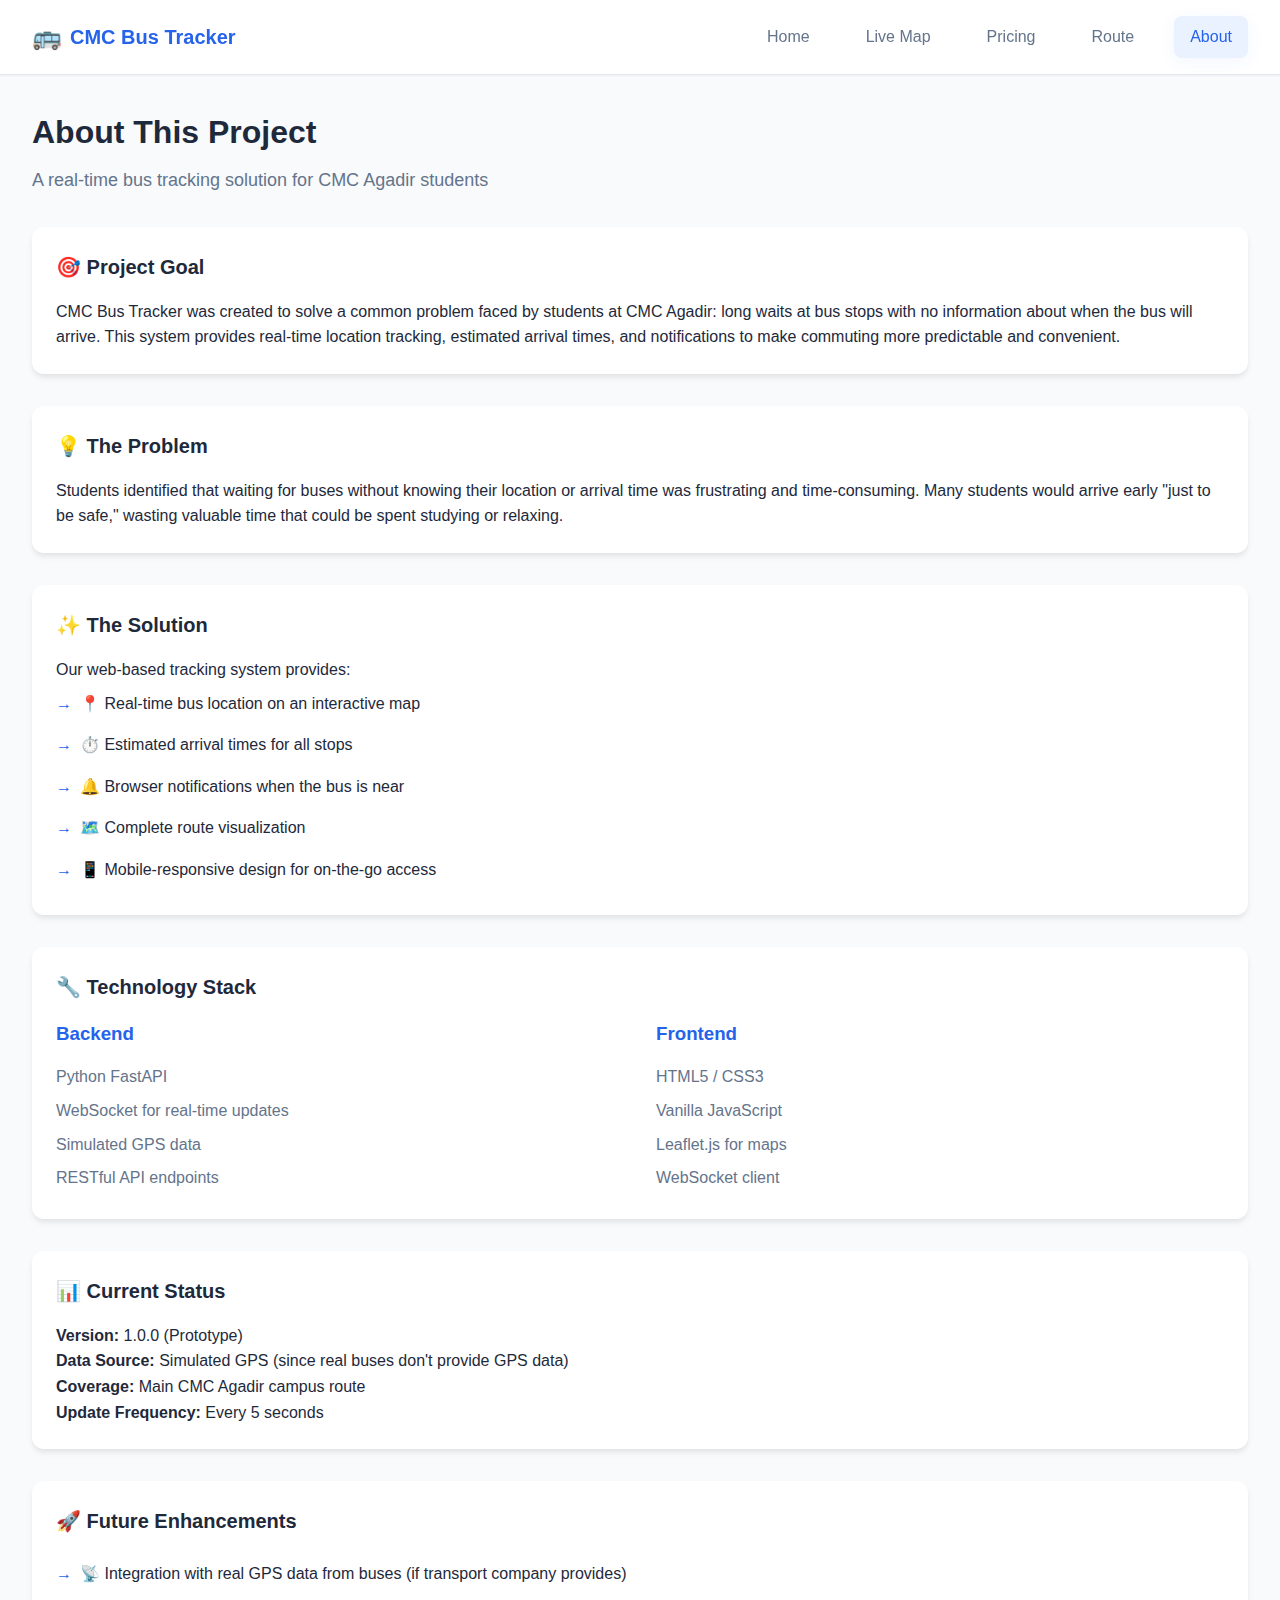
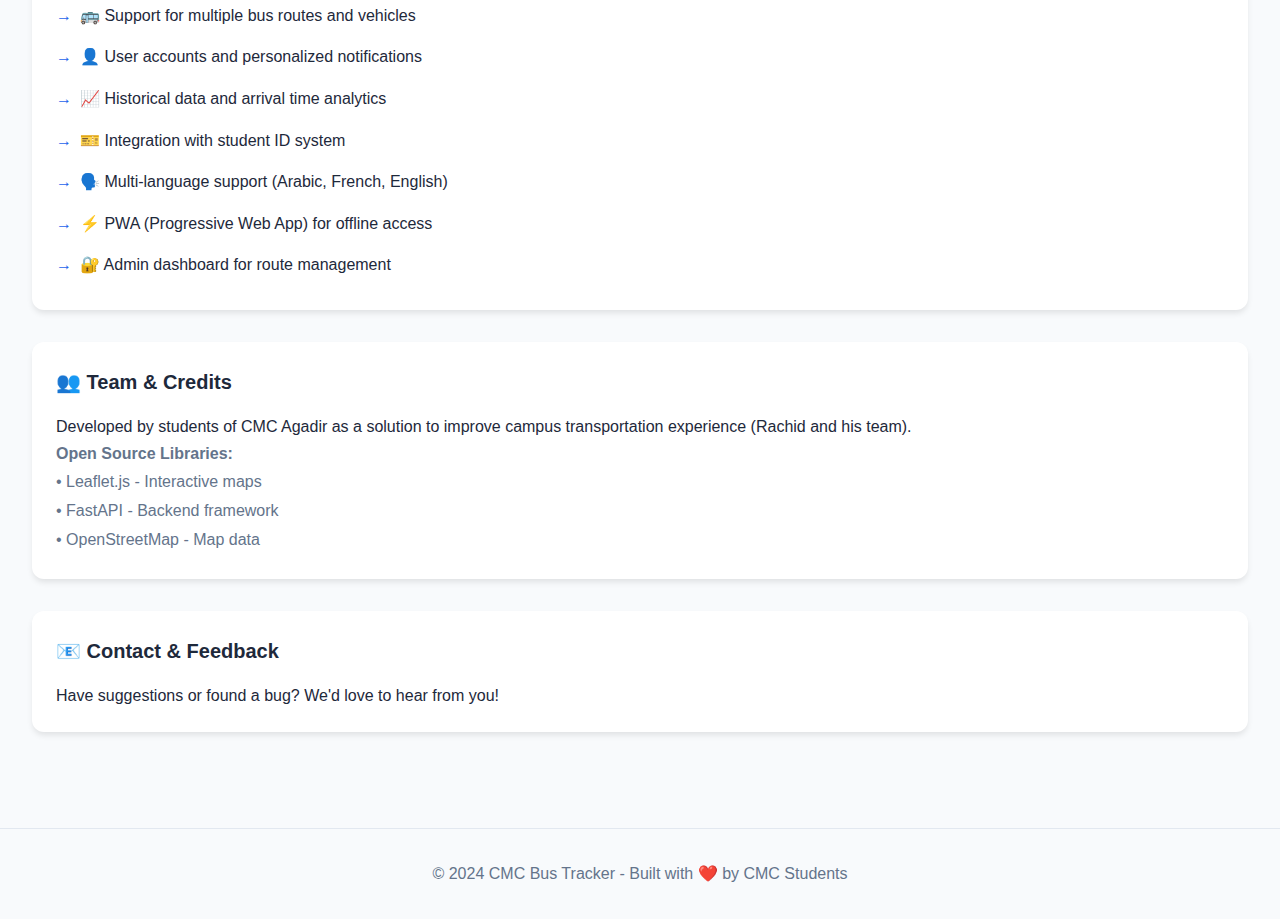
<file: frontend/about.html>
<!DOCTYPE html>
<html lang="en">
<head>
    <meta charset="UTF-8">
    <meta name="viewport" content="width=device-width, initial-scale=1.0">
    <title>About - CMC Bus Tracker</title>
    <link rel="stylesheet" href="style.css">
</head>
<body>
    <nav class="navbar">
        <div class="nav-container">
            <div class="nav-logo">
                <span class="bus-emoji">🚌</span>
                <span>CMC Bus Tracker</span>
            </div>
            <div class="nav-links">
                <a href="landing.html" class="nav-link">Home</a>
                <a href="index.html" class="nav-link">Live Map</a>
                <a href="pricing.html" class="nav-link">Pricing</a>
                <a href="route.html" class="nav-link">Route</a>
                <a href="about.html" class="nav-link active">About</a>
            </div>
        </div>
    </nav>

    <div class="container">
        <div class="page-header">
            <h1>About This Project</h1>
            <p class="page-subtitle">A real-time bus tracking solution for CMC Agadir students</p>
        </div>

        <div class="about-content">
            <div class="card">
                <h2 class="card-title">🎯 Project Goal</h2>
                <p>CMC Bus Tracker was created to solve a common problem faced by students at CMC Agadir: long waits at bus stops with no information about when the bus will arrive. This system provides real-time location tracking, estimated arrival times, and notifications to make commuting more predictable and convenient.</p>
            </div>

            <div class="card">
                <h2 class="card-title">💡 The Problem</h2>
                <p>Students identified that waiting for buses without knowing their location or arrival time was frustrating and time-consuming. Many students would arrive early "just to be safe," wasting valuable time that could be spent studying or relaxing.</p>
            </div>

            <div class="card">
                <h2 class="card-title">✨ The Solution</h2>
                <p>Our web-based tracking system provides:</p>
                <ul class="feature-list">
                    <li>📍 Real-time bus location on an interactive map</li>
                    <li>⏱️ Estimated arrival times for all stops</li>
                    <li>🔔 Browser notifications when the bus is near</li>
                    <li>🗺️ Complete route visualization</li>
                    <li>📱 Mobile-responsive design for on-the-go access</li>
                </ul>
            </div>

            <div class="card">
                <h2 class="card-title">🔧 Technology Stack</h2>
                <div class="tech-grid">
                    <div class="tech-item">
                        <h3>Backend</h3>
                        <ul>
                            <li>Python FastAPI</li>
                            <li>WebSocket for real-time updates</li>
                            <li>Simulated GPS data</li>
                            <li>RESTful API endpoints</li>
                        </ul>
                    </div>
                    <div class="tech-item">
                        <h3>Frontend</h3>
                        <ul>
                            <li>HTML5 / CSS3</li>
                            <li>Vanilla JavaScript</li>
                            <li>Leaflet.js for maps</li>
                            <li>WebSocket client</li>
                        </ul>
                    </div>
                </div>
            </div>

            <div class="card">
                <h2 class="card-title">📊 Current Status</h2>
                <p><strong>Version:</strong> 1.0.0 (Prototype)</p>
                <p><strong>Data Source:</strong> Simulated GPS (since real buses don't provide GPS data)</p>
                <p><strong>Coverage:</strong> Main CMC Agadir campus route</p>
                <p><strong>Update Frequency:</strong> Every 5 seconds</p>
            </div>

            <div class="card">
                <h2 class="card-title">🚀 Future Enhancements</h2>
                <ul class="feature-list">
                    <li>📡 Integration with real GPS data from buses (if transport company provides)</li>
                    <li>🚌 Support for multiple bus routes and vehicles</li>
                    <li>👤 User accounts and personalized notifications</li>
                    <li>📈 Historical data and arrival time analytics</li>
                    <li>🎫 Integration with student ID system</li>
                    <li>🗣️ Multi-language support (Arabic, French, English)</li>
                    <li>⚡ PWA (Progressive Web App) for offline access</li>
                    <li>🔐 Admin dashboard for route management</li>
                    </ul>
                    </div>
                            <div class="card">
                                <h2 class="card-title">👥 Team & Credits</h2>
                                <p>Developed by students of CMC Agadir as a solution to improve campus transportation experience (Rachid and his team).</p>
                                <p class="credits">
                                    <strong>Open Source Libraries:</strong><br>
                                    • Leaflet.js - Interactive maps<br>
                                    • FastAPI - Backend framework<br>
                                    • OpenStreetMap - Map data
                                </p>
                            </div>

                            <div class="card contact-card">
                                <h2 class="card-title">📧 Contact & Feedback</h2>
                                <p>Have suggestions or found a bug? We'd love to hear from you!</p>
                            </div>
                        </div>
                    </div>

        <footer class="footer">
            <p>© 2024 CMC Bus Tracker - Built with ❤️ by CMC Students</p>
        </footer>
    </body>
</html>
</file>
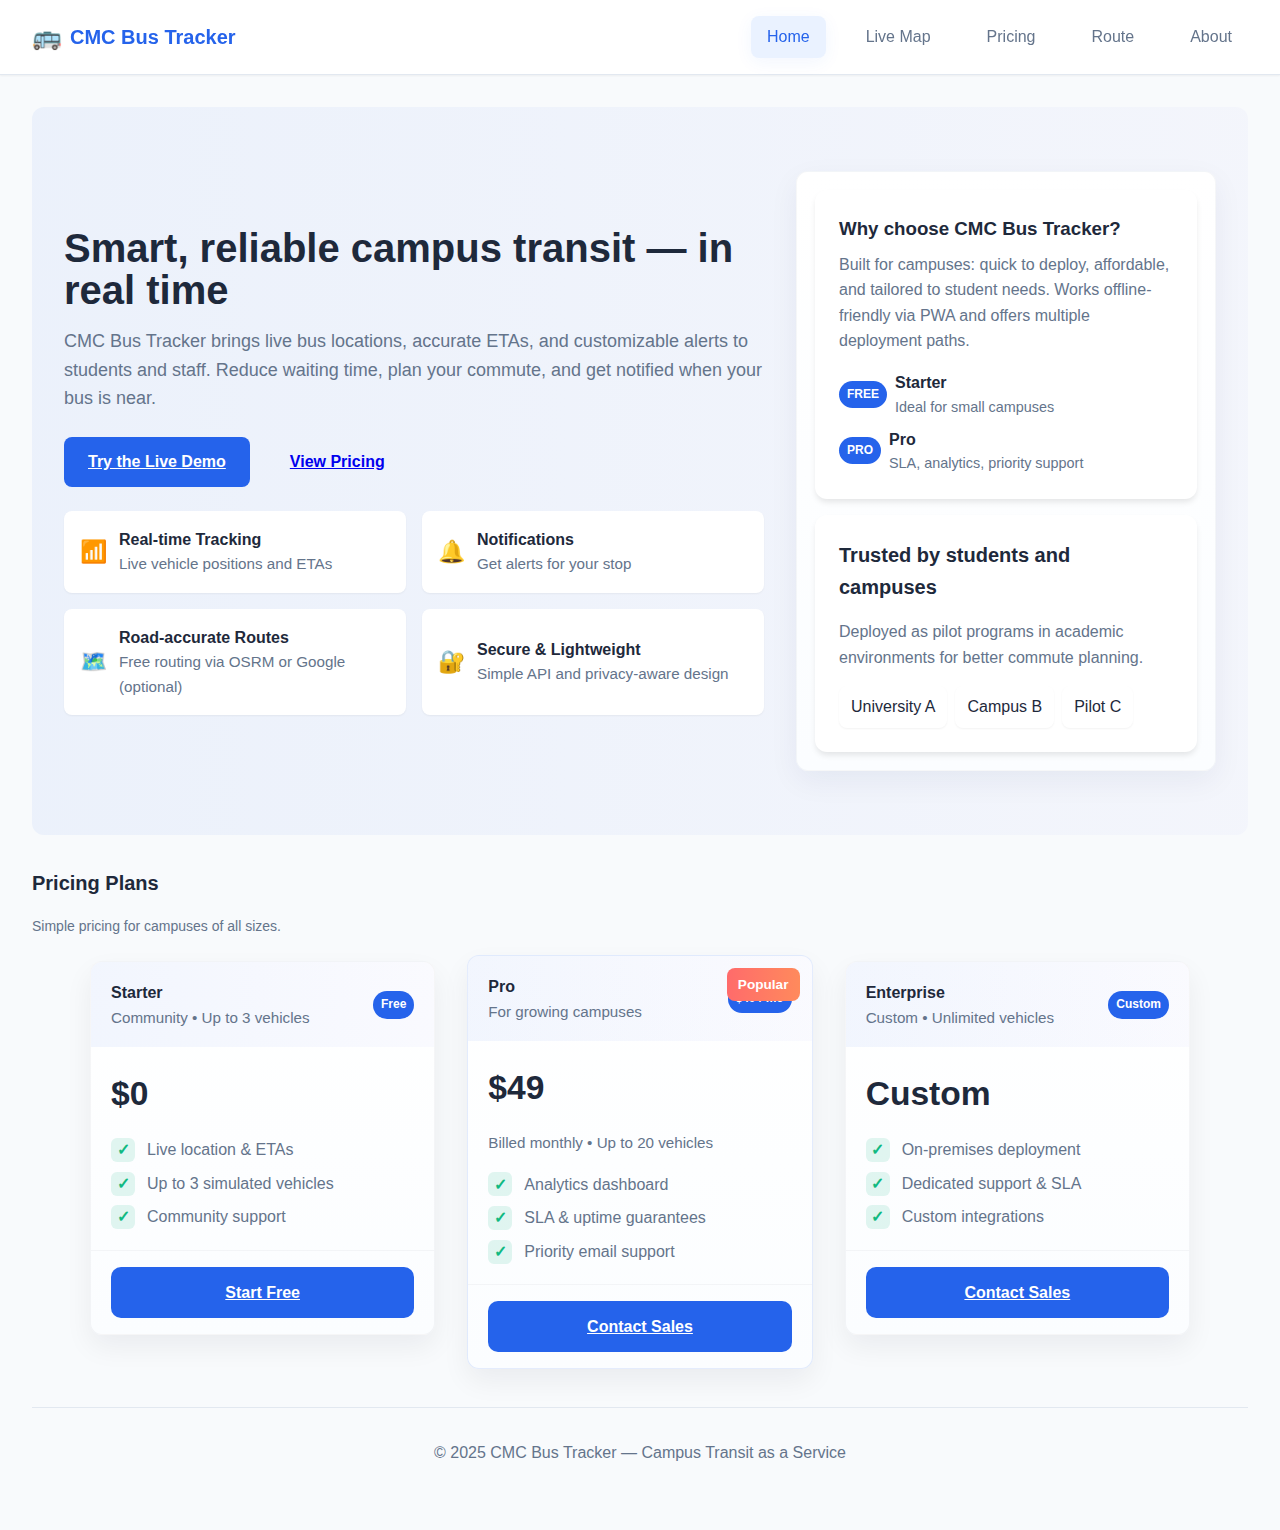
<file: frontend/landing.html>
<!DOCTYPE html>
<html lang="en">
<head>
    <meta charset="UTF-8">
    <meta name="viewport" content="width=device-width, initial-scale=1.0">
    <title>CMC Bus Tracker — Smart Campus Transit</title>
    <link rel="stylesheet" href="style.css">
</head>
<body>
    <nav class="navbar">
        <div class="nav-container">
            <div class="nav-logo">
                <span class="bus-emoji">🚌</span>
                <span>CMC Bus Tracker</span>
            </div>
            <div class="nav-links">
                <a href="landing.html" class="nav-link active">Home</a>
                <a href="index.html" class="nav-link">Live Map</a>
                <a href="pricing.html" class="nav-link">Pricing</a>
                <a href="route.html" class="nav-link">Route</a>
                <a href="about.html" class="nav-link">About</a>
            </div>
        </div>
    </nav>

    <div class="container">
        <section class="hero">
            <div>
                <h1>Smart, reliable campus transit — in real time</h1>
                <p class="lead">CMC Bus Tracker brings live bus locations, accurate ETAs, and customizable alerts to students and staff. Reduce waiting time, plan your commute, and get notified when your bus is near.</p>

                <div class="hero-cta">
                    <a class="btn btn-primary" href="index.html">Try the Live Demo</a>
                    <a class="btn" href="pricing.html">View Pricing</a>
                </div>

                <div class="feature-grid">
                    <div class="feature-item">
                        <div style="font-size:22px">📶</div>
                        <div>
                            <strong>Real-time Tracking</strong>
                            <div style="color:var(--text-secondary); font-size:0.95rem">Live vehicle positions and ETAs</div>
                        </div>
                    </div>
                    <div class="feature-item">
                        <div style="font-size:22px">🔔</div>
                        <div>
                            <strong>Notifications</strong>
                            <div style="color:var(--text-secondary); font-size:0.95rem">Get alerts for your stop</div>
                        </div>
                    </div>
                    <div class="feature-item">
                        <div style="font-size:22px">🗺️</div>
                        <div>
                            <strong>Road-accurate Routes</strong>
                            <div style="color:var(--text-secondary); font-size:0.95rem">Free routing via OSRM or Google (optional)</div>
                        </div>
                    </div>
                    <div class="feature-item">
                        <div style="font-size:22px">🔐</div>
                        <div>
                            <strong>Secure & Lightweight</strong>
                            <div style="color:var(--text-secondary); font-size:0.95rem">Simple API and privacy-aware design</div>
                        </div>
                    </div>
                </div>
            </div>

            <div class="hero-card">
                <div class="card">
                    <h3 style="margin-bottom:0.5rem">Why choose CMC Bus Tracker?</h3>
                    <p style="color:var(--text-secondary)">Built for campuses: quick to deploy, affordable, and tailored to student needs. Works offline-friendly via PWA and offers multiple deployment paths.</p>

                    <div style="margin-top:1rem; display:flex; gap:8px; flex-direction:column;">
                        <div style="display:flex; gap:8px; align-items:center;"><span class="badge">FREE</span><div><strong>Starter</strong><div style="color:var(--text-secondary); font-size:0.9rem">Ideal for small campuses</div></div></div>
                        <div style="display:flex; gap:8px; align-items:center;"><span class="badge">PRO</span><div><strong>Pro</strong><div style="color:var(--text-secondary); font-size:0.9rem">SLA, analytics, priority support</div></div></div>
                    </div>
                </div>

                <div style="margin-top:1rem;" class="card">
                    <h4 class="card-title">Trusted by students and campuses</h4>
                    <p style="color:var(--text-secondary)">Deployed as pilot programs in academic environments for better commute planning.</p>
                    <div style="margin-top:1rem; display:flex; gap:8px;">
                        <div style="background:#fff; padding:8px 12px; border-radius:8px; box-shadow:var(--shadow-sm);">University A</div>
                        <div style="background:#fff; padding:8px 12px; border-radius:8px; box-shadow:var(--shadow-sm);">Campus B</div>
                        <div style="background:#fff; padding:8px 12px; border-radius:8px; box-shadow:var(--shadow-sm);">Pilot C</div>
                    </div>
                </div>
            </div>
        </section>

        <section style="margin-top:2rem">
            <h2 class="card-title">Pricing Plans</h2>
            <p class="card-description">Simple pricing for campuses of all sizes.</p>
            <div class="pricing-grid">
                <div class="pricing-card">
                    <div style="position:relative">
                        <div class="pricing-head">
                            <div>
                                <div style="font-weight:800">Starter</div>
                                <div class="price-sub">Community • Up to 3 vehicles</div>
                            </div>
                            <div class="badge">Free</div>
                        </div>
                        <div class="pricing-body">
                            <div class="price">$0</div>
                            <ul class="pricing-features">
                                <li>Live location & ETAs</li>
                                <li>Up to 3 simulated vehicles</li>
                                <li>Community support</li>
                            </ul>
                        </div>
                        <div class="pricing-cta">
                            <a class="btn btn-primary" href="index.html">Start Free</a>
                        </div>
                    </div>
                </div>

                <div class="pricing-card popular">
                    <div style="position:relative">
                        <div class="ribbon">Popular</div>
                        <div class="pricing-head">
                            <div>
                                <div style="font-weight:800">Pro</div>
                                <div class="price-sub">For growing campuses</div>
                            </div>
                            <div class="badge">$49 / mo</div>
                        </div>
                        <div class="pricing-body">
                            <div class="price">$49</div>
                            <div class="price-sub">Billed monthly • Up to 20 vehicles</div>
                            <ul class="pricing-features">
                                <li>Analytics dashboard</li>
                                <li>SLA & uptime guarantees</li>
                                <li>Priority email support</li>
                            </ul>
                        </div>
                        <div class="pricing-cta">
                            <a class="btn btn-primary" href="pricing.html">Contact Sales</a>
                        </div>
                    </div>
                </div>

                <div class="pricing-card">
                    <div style="position:relative">
                        <div class="pricing-head">
                            <div>
                                <div style="font-weight:800">Enterprise</div>
                                <div class="price-sub">Custom • Unlimited vehicles</div>
                            </div>
                            <div class="badge">Custom</div>
                        </div>
                        <div class="pricing-body">
                            <div class="price">Custom</div>
                            <ul class="pricing-features">
                                <li>On-premises deployment</li>
                                <li>Dedicated support & SLA</li>
                                <li>Custom integrations</li>
                            </ul>
                        </div>
                        <div class="pricing-cta">
                            <a class="btn btn-primary" href="mailto:sales@cmc.ac.ma">Contact Sales</a>
                        </div>
                    </div>
                </div>
            </div>
        </section>

        <footer class="footer" style="margin-top:2rem;">
            <p>© 2025 CMC Bus Tracker — Campus Transit as a Service</p>
        </footer>
    </div>
</body>
</html>
</file>
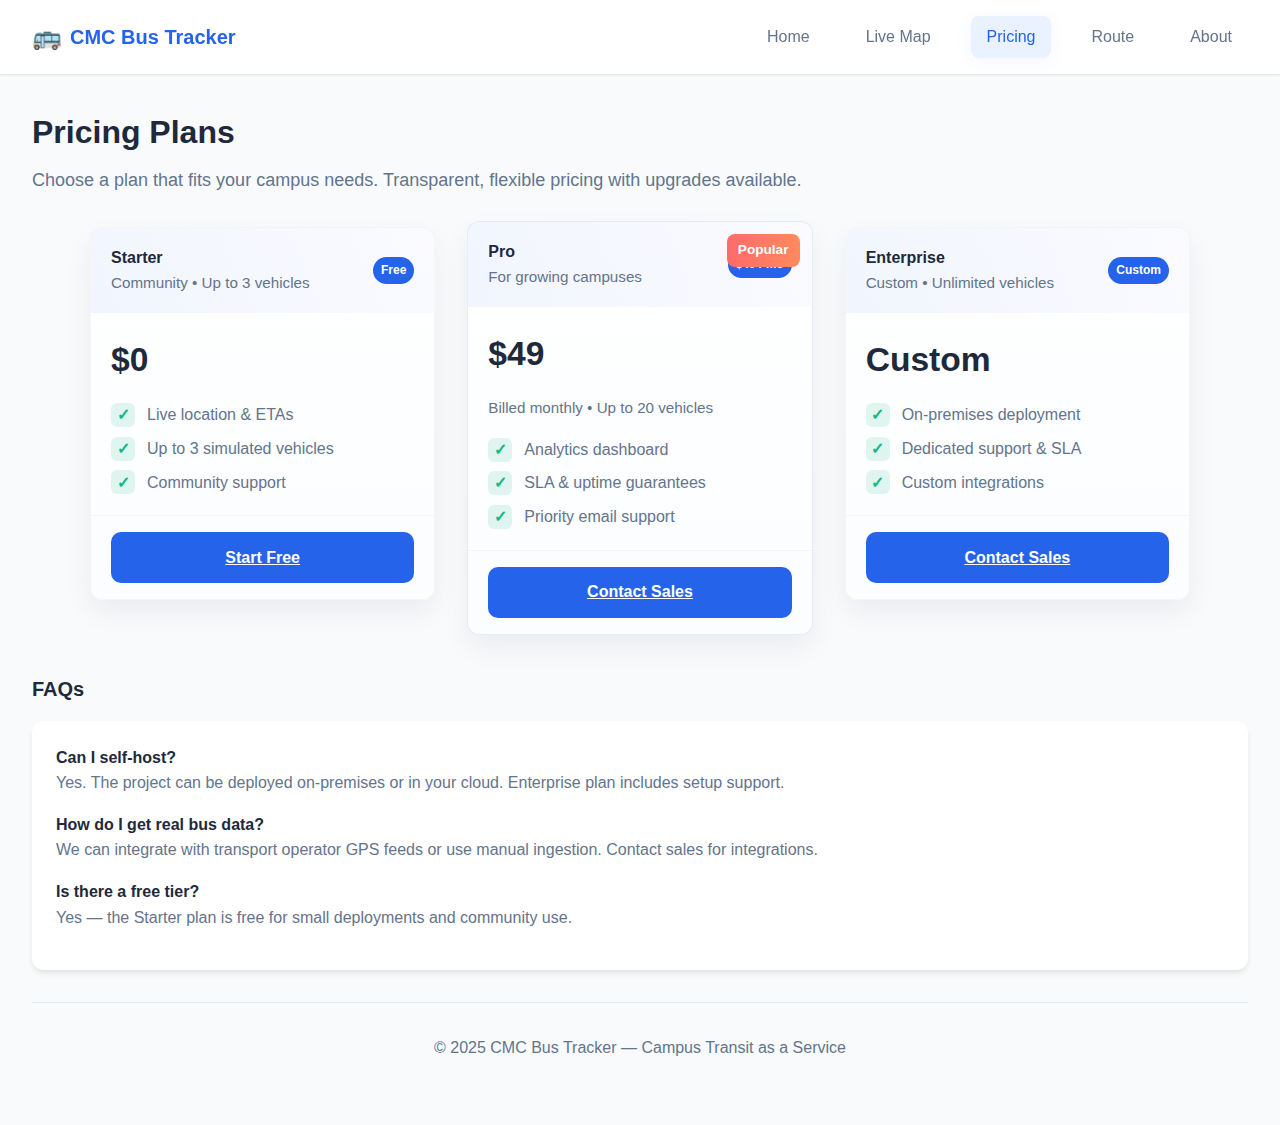
<file: frontend/pricing.html>
<!DOCTYPE html>
<html lang="en">
<head>
    <meta charset="UTF-8">
    <meta name="viewport" content="width=device-width, initial-scale=1.0">
    <title>Pricing - CMC Bus Tracker</title>
    <link rel="stylesheet" href="style.css">
</head>
<body>
    <nav class="navbar">
        <div class="nav-container">
            <div class="nav-logo">
                <span class="bus-emoji">🚌</span>
                <span>CMC Bus Tracker</span>
            </div>
            <div class="nav-links">
                <a href="landing.html" class="nav-link">Home</a>
                <a href="index.html" class="nav-link">Live Map</a>
                <a href="pricing.html" class="nav-link active">Pricing</a>
                <a href="route.html" class="nav-link">Route</a>
                <a href="about.html" class="nav-link">About</a>
            </div>
        </div>
    </nav>

    <div class="container">
        <div class="page-header">
            <h1>Pricing Plans</h1>
            <p class="page-subtitle">Choose a plan that fits your campus needs. Transparent, flexible pricing with upgrades available.</p>
        </div>

        <div class="pricing-grid">
            <div class="pricing-card">
                <div style="position:relative">
                    <div class="pricing-head">
                        <div>
                            <div style="font-weight:800">Starter</div>
                            <div class="price-sub">Community • Up to 3 vehicles</div>
                        </div>
                        <div class="badge">Free</div>
                    </div>
                    <div class="pricing-body">
                        <div class="price">$0</div>
                        <ul class="pricing-features">
                            <li>Live location & ETAs</li>
                            <li>Up to 3 simulated vehicles</li>
                            <li>Community support</li>
                        </ul>
                    </div>
                    <div class="pricing-cta">
                        <a class="btn btn-primary" href="index.html">Start Free</a>
                    </div>
                </div>
            </div>

            <div class="pricing-card popular">
                <div style="position:relative">
                    <div class="ribbon">Popular</div>
                    <div class="pricing-head">
                        <div>
                            <div style="font-weight:800">Pro</div>
                            <div class="price-sub">For growing campuses</div>
                        </div>
                        <div class="badge">$49 / mo</div>
                    </div>
                    <div class="pricing-body">
                        <div class="price">$49</div>
                        <div class="price-sub">Billed monthly • Up to 20 vehicles</div>
                        <ul class="pricing-features">
                            <li>Analytics dashboard</li>
                            <li>SLA & uptime guarantees</li>
                            <li>Priority email support</li>
                        </ul>
                    </div>
                    <div class="pricing-cta">
                        <a class="btn btn-primary" href="mailto:sales@cmc.ac.ma">Contact Sales</a>
                    </div>
                </div>
            </div>

            <div class="pricing-card">
                <div style="position:relative">
                    <div class="pricing-head">
                        <div>
                            <div style="font-weight:800">Enterprise</div>
                            <div class="price-sub">Custom • Unlimited vehicles</div>
                        </div>
                        <div class="badge">Custom</div>
                    </div>
                    <div class="pricing-body">
                        <div class="price">Custom</div>
                        <ul class="pricing-features">
                            <li>On-premises deployment</li>
                            <li>Dedicated support & SLA</li>
                            <li>Custom integrations</li>
                        </ul>
                    </div>
                    <div class="pricing-cta">
                        <a class="btn btn-primary" href="mailto:sales@cmc.ac.ma">Contact Sales</a>
                    </div>
                </div>
            </div>
        </div>

        <section style="margin-top:2rem">
            <h2 class="card-title">FAQs</h2>
            <div class="card">
                <div class="faq-item">
                    <strong>Can I self-host?</strong>
                    <p style="color:var(--text-secondary)">Yes. The project can be deployed on-premises or in your cloud. Enterprise plan includes setup support.</p>
                </div>
                <div class="faq-item">
                    <strong>How do I get real bus data?</strong>
                    <p style="color:var(--text-secondary)">We can integrate with transport operator GPS feeds or use manual ingestion. Contact sales for integrations.</p>
                </div>
                <div class="faq-item">
                    <strong>Is there a free tier?</strong>
                    <p style="color:var(--text-secondary)">Yes — the Starter plan is free for small deployments and community use.</p>
                </div>
            </div>
        </section>

        <footer class="footer" style="margin-top:2rem;">
            <p>© 2025 CMC Bus Tracker — Campus Transit as a Service</p>
        </footer>
    </div>
</body>
</html>
</file>
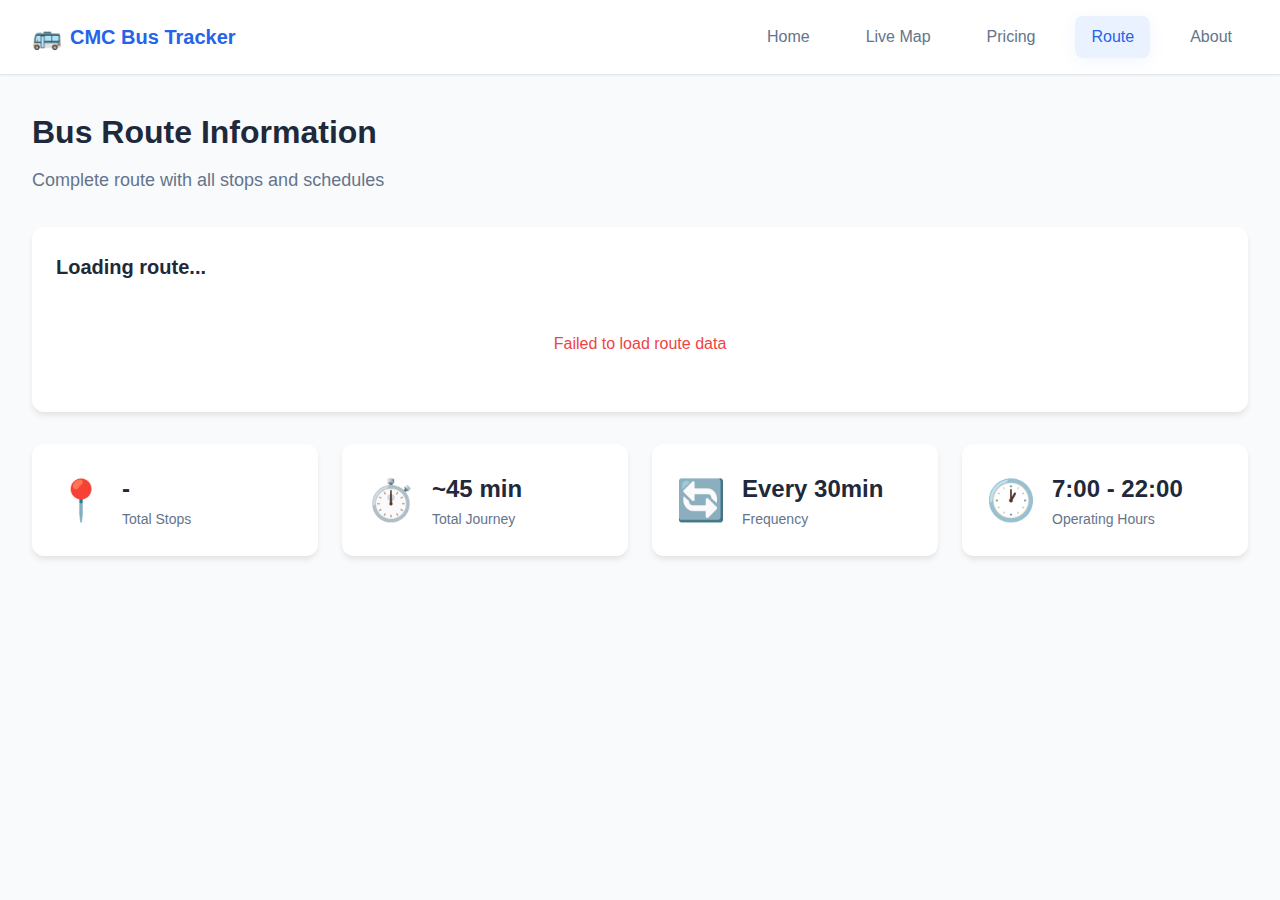
<file: frontend/route.html>
<!DOCTYPE html>
<html lang="en">
<head>
    <meta charset="UTF-8">
    <meta name="viewport" content="width=device-width, initial-scale=1.0">
    <title>Bus Route - CMC Bus Tracker</title>
    <link rel="stylesheet" href="style.css">
</head>
<body>
    <nav class="navbar">
        <div class="nav-container">
            <div class="nav-logo">
                <span class="bus-emoji">🚌</span>
                <span>CMC Bus Tracker</span>
            </div>
            <div class="nav-links">
                <a href="landing.html" class="nav-link">Home</a>
                <a href="index.html" class="nav-link">Live Map</a>
                <a href="pricing.html" class="nav-link">Pricing</a>
                <a href="route.html" class="nav-link active">Route</a>
                <a href="about.html" class="nav-link">About</a>
            </div>
        </div>
    </nav>

    <div class="container">
        <div class="page-header">
            <h1>Bus Route Information</h1>
            <p class="page-subtitle">Complete route with all stops and schedules</p>
        </div>

        <div class="route-content">
            <div class="card">
                <h2 class="card-title" id="route-name">Loading route...</h2>
                <div id="route-stops" class="route-stops-list">
                    <div class="loading">Loading stops...</div>
                </div>
            </div>

            <div class="route-info-grid">
                <div class="info-card">
                    <div class="info-icon">📍</div>
                    <div class="info-content">
                        <div class="info-value" id="total-stops">-</div>
                        <div class="info-label">Total Stops</div>
                    </div>
                </div>

                <div class="info-card">
                    <div class="info-icon">⏱️</div>
                    <div class="info-content">
                        <div class="info-value" id="total-time">~45 min</div>
                        <div class="info-label">Total Journey</div>
                    </div>
                </div>

                <div class="info-card">
                    <div class="info-icon">🔄</div>
                    <div class="info-content">
                        <div class="info-value">Every 30min</div>
                        <div class="info-label">Frequency</div>
                    </div>
                </div>

                <div class="info-card">
                    <div class="info-icon">🕐</div>
                    <div class="info-content">
                        <div class="info-value">7:00 - 22:00</div>
                        <div class="info-label">Operating Hours</div>
                    </div>
                </div>
            </div>
        </div>
    </div>

    <script>
        const API_URL = 'http://localhost:8000';

        async function loadRoute() {
            try {
                const response = await fetch(`${API_URL}/api/route`);
                const data = await response.json();

                document.getElementById('route-name').textContent = data.route_name;
                document.getElementById('total-stops').textContent = data.total_stops;

                const stopsContainer = document.getElementById('route-stops');
                stopsContainer.innerHTML = '';

                data.stops.forEach((stop, index) => {
                    const stopElement = document.createElement('div');
                    stopElement.className = 'route-stop-item';
                    stopElement.innerHTML = `
                        <div class="stop-number">${index + 1}</div>
                        <div class="stop-info">
                            <div class="stop-name">${stop.name}</div>
                            <div class="stop-coords">
                                ${stop.lat.toFixed(4)}, ${stop.lon.toFixed(4)}
                            </div>
                            <div class="stop-wait">Wait time: ${Math.floor(stop.wait_time / 60)} min</div>
                        </div>
                    `;
                    stopsContainer.appendChild(stopElement);
                });

            } catch (error) {
                console.error('Error loading route:', error);
                document.getElementById('route-stops').innerHTML = 
                    '<div class="error">Failed to load route data</div>';
            }
        }

        loadRoute();
    </script>
</body>
</html>
</file>
<file: frontend/style.css>
* {
    margin: 0;
    padding: 0;
    box-sizing: border-box;
}

:root {
    --primary-color: #2563eb;
    --primary-hover: #1d4ed8;
    --secondary-color: #64748b;
    --success-color: #10b981;
    --warning-color: #f59e0b;
    --danger-color: #ef4444;
    --bg-color: #f8fafc;
    --card-bg: #ffffff;
    --text-primary: #1e293b;
    --text-secondary: #64748b;
    --border-color: #e2e8f0;
    --shadow-sm: 0 1px 2px 0 rgba(0, 0, 0, 0.05);
    --shadow-md: 0 4px 6px -1px rgba(0, 0, 0, 0.1);
    --shadow-lg: 0 10px 15px -3px rgba(0, 0, 0, 0.1);
}

body {
    font-family: -apple-system, BlinkMacSystemFont, 'Segoe UI', Roboto, Oxygen, Ubuntu, Cantarell, sans-serif;
    background-color: var(--bg-color);
    color: var(--text-primary);
    line-height: 1.6;
}

/* Navigation */
.navbar {
    background: var(--card-bg);
    border-bottom: 1px solid var(--border-color);
    box-shadow: var(--shadow-sm);
    position: sticky;
    top: 0;
    z-index: 1000;
}

.nav-container {
    max-width: 1400px;
    margin: 0 auto;
    padding: 1rem 2rem;
    display: flex;
    justify-content: space-between;
    align-items: center;
}

.nav-logo {
    display: flex;
    align-items: center;
    gap: 0.5rem;
    font-size: 1.25rem;
    font-weight: 700;
    color: var(--primary-color);
}

.bus-emoji {
    font-size: 1.5rem;
}

.nav-links {
    display: flex;
    gap: 1.5rem;
}

.nav-link {
    text-decoration: none;
    color: var(--text-secondary);
    font-weight: 500;
    padding: 0.5rem 1rem;
    border-radius: 0.5rem;
    transition: all 0.2s;
}

.nav-link:hover {
    color: var(--primary-color);
    background: var(--bg-color);
}

.nav-link.active {
    color: var(--primary-color);
    background: #eaf2ff;
    box-shadow: 0 4px 18px rgba(37,99,235,0.06);
}

/* Container */
.container {
    max-width: 1400px;
    margin: 0 auto;
    padding: 2rem;
}

/* Status Bar */
.status-bar {
    background: var(--card-bg);
    border-radius: 0.75rem;
    padding: 1.5rem;
    display: flex;
    flex-wrap: wrap;
    gap: 2rem;
    margin-bottom: 2rem;
    box-shadow: var(--shadow-md);
}

.status-item {
    display: flex;
    flex-direction: column;
    gap: 0.25rem;
}

.status-label {
    font-size: 0.875rem;
    color: var(--text-secondary);
    font-weight: 500;
}

.status-value {
    font-size: 1.125rem;
    font-weight: 600;
    color: var(--text-primary);
}

/* Main Content Layout */
.main-content {
    display: grid;
    grid-template-columns: 1fr 400px;
    gap: 2rem;
}

/* Map Container */
.map-container {
    position: relative;
    background: var(--card-bg);
    border-radius: 0.75rem;
    overflow: hidden;
    box-shadow: var(--shadow-lg);
    height: 600px;
}

#map {
    width: 100%;
    height: 100%;
    z-index: 1;
}

.map-legend {
    position: absolute;
    bottom: 20px;
    left: 20px;
    background: rgba(255, 255, 255, 0.95);
    padding: 1rem;
    border-radius: 0.5rem;
    box-shadow: var(--shadow-md);
    z-index: 1000;
}

.legend-item {
    display: flex;
    align-items: center;
    gap: 0.5rem;
    margin-bottom: 0.5rem;
    font-size: 0.875rem;
}

.legend-item:last-child {
    margin-bottom: 0;
}

.legend-icon {
    font-size: 1.25rem;
}

/* Sidebar */
.sidebar {
    display: flex;
    flex-direction: column;
    gap: 1.5rem;
}

/* Card */
.card {
    background: var(--card-bg);
    border-radius: 0.75rem;
    padding: 1.5rem;
    box-shadow: var(--shadow-md);
}

.card-title {
    font-size: 1.25rem;
    font-weight: 700;
    margin-bottom: 1rem;
    color: var(--text-primary);
}

.card-description {
    font-size: 0.875rem;
    color: var(--text-secondary);
    margin-bottom: 1rem;
}

/* ETA List */
.eta-list {
    display: flex;
    flex-direction: column;
    gap: 0.75rem;
}

.eta-item {
    padding: 1rem;
    background: var(--bg-color);
    border-radius: 0.5rem;
    border-left: 4px solid var(--primary-color);
}

.eta-stop-name {
    font-weight: 600;
    margin-bottom: 0.5rem;
    color: var(--text-primary);
}

.eta-details {
    display: flex;
    justify-content: space-between;
    align-items: center;
    font-size: 0.875rem;
}

.eta-time {
    color: var(--primary-color);
    font-weight: 600;
}

.eta-distance {
    color: var(--text-secondary);
}

/* Notification Setup */
.notification-setup {
    display: flex;
    flex-direction: column;
    gap: 1rem;
}

.input-label {
    font-size: 0.875rem;
    font-weight: 500;
    color: var(--text-primary);
}

.select-input {
    padding: 0.75rem;
    border: 1px solid var(--border-color);
    border-radius: 0.5rem;
    font-size: 1rem;
    background: var(--card-bg);
    color: var(--text-primary);
    transition: border-color 0.2s;
}

.select-input:focus {
    outline: none;
    border-color: var(--primary-color);
    box-shadow: 0 0 0 3px rgba(37, 99, 235, 0.1);
}

/* Button */
.btn {
    padding: 0.75rem 1.5rem;
    border: none;
    border-radius: 0.5rem;
    font-size: 1rem;
    font-weight: 600;
    cursor: pointer;
    transition: all 0.2s;
    text-align: center;
}

.btn-primary {
    background: var(--primary-color);
    color: white;
}

.btn-primary:hover {
    background: var(--primary-hover);
    transform: translateY(-1px);
    box-shadow: var(--shadow-md);
}

.btn-primary:active {
    transform: translateY(0);
}

.btn-primary:disabled {
    background: var(--secondary-color);
    cursor: not-allowed;
    transform: none;
}

/* Notification Status */
.notification-status {
    padding: 0.75rem;
    border-radius: 0.5rem;
    font-size: 0.875rem;
    text-align: center;
    display: none;
}

.notification-status.success {
    background: #d1fae5;
    color: #065f46;
    display: block;
}

.notification-status.error {
    background: #fee2e2;
    color: #991b1b;
    display: block;
}

/* Connection Status */
.connection-status {
    padding: 1rem;
}

.connection-indicator {
    display: flex;
    align-items: center;
    gap: 0.75rem;
    font-size: 0.875rem;
    font-weight: 500;
}

.dot {
    width: 12px;
    height: 12px;
    border-radius: 50%;
    animation: pulse 2s infinite;
}

.dot.connected {
    background: var(--success-color);
}

.dot.disconnected {
    background: var(--danger-color);
    animation: none;
}

.dot.connecting {
    background: var(--warning-color);
}

@keyframes pulse {
    0%, 100% { opacity: 1; }
    50% { opacity: 0.5; }
}

/* Loading */
.loading {
    text-align: center;
    padding: 2rem;
    color: var(--text-secondary);
}

.error {
    text-align: center;
    padding: 2rem;
    color: var(--danger-color);
}

/* Page Header */
.page-header {
    margin-bottom: 2rem;
}

.page-header h1 {
    font-size: 2rem;
    font-weight: 800;
    margin-bottom: 0.5rem;
}

.page-subtitle {
    font-size: 1.125rem;
    color: var(--text-secondary);
}

/* Route Stops List */
.route-stops-list {
    display: flex;
    flex-direction: column;
    gap: 1rem;
}

.route-stop-item {
    display: flex;
    gap: 1rem;
    padding: 1rem;
    background: var(--bg-color);
    border-radius: 0.5rem;
    align-items: flex-start;
}

.stop-number {
    width: 40px;
    height: 40px;
    background: var(--primary-color);
    color: white;
    border-radius: 50%;
    display: flex;
    align-items: center;
    justify-content: center;
    font-weight: 700;
    flex-shrink: 0;
}

.stop-info {
    flex: 1;
}

.stop-name {
    font-weight: 600;
    margin-bottom: 0.25rem;
}

.stop-coords {
    font-size: 0.875rem;
    color: var(--text-secondary);
    margin-bottom: 0.25rem;
}

.stop-wait {
    font-size: 0.875rem;
    color: var(--text-secondary);
}

/* Info Cards Grid */
.route-info-grid {
    display: grid;
    grid-template-columns: repeat(auto-fit, minmax(200px, 1fr));
    gap: 1.5rem;
    margin-top: 2rem;
}

.info-card {
    background: var(--card-bg);
    border-radius: 0.75rem;
    padding: 1.5rem;
    box-shadow: var(--shadow-md);
    display: flex;
    align-items: center;
    gap: 1rem;
}

.info-icon {
    font-size: 2.5rem;
}

.info-content {
    flex: 1;
}

.info-value {
    font-size: 1.5rem;
    font-weight: 700;
    color: var(--text-primary);
}

.info-label {
    font-size: 0.875rem;
    color: var(--text-secondary);
}

/* About Page */
.about-content {
    display: flex;
    flex-direction: column;
    gap: 2rem;
}

.feature-list {
    list-style: none;
    padding-left: 0;
}

.feature-list li {
    padding: 0.5rem 0;
    padding-left: 1.5rem;
    position: relative;
}

.feature-list li:before {
    content: "→";
    position: absolute;
    left: 0;
    color: var(--primary-color);
    font-weight: bold;
}

.tech-grid {
    display: grid;
    grid-template-columns: repeat(auto-fit, minmax(250px, 1fr));
    gap: 2rem;
    margin-top: 1rem;
}

.tech-item h3 {
    color: var(--primary-color);
    margin-bottom: 0.75rem;
}

.tech-item ul {
    list-style: none;
    padding-left: 0;
}

.tech-item li {
    padding: 0.25rem 0;
    color: var(--text-secondary);
}

.credits {
    line-height: 1.8;
    color: var(--text-secondary);
}

.contact-card a {
    color: var(--primary-color);
    text-decoration: none;
    font-weight: 600;
}

.contact-card a:hover {
    text-decoration: underline;
}

/* Footer */
.footer {
    text-align: center;
    padding: 2rem;
    margin-top: 4rem;
    color: var(--text-secondary);
    border-top: 1px solid var(--border-color);
}

/* Responsive Design */
@media (max-width: 1024px) {
    .main-content {
        grid-template-columns: 1fr;
    }

    .map-container {
        height: 500px;
    }
}

@media (max-width: 768px) {
    .nav-container {
        flex-direction: column;
        gap: 1rem;
    }

    .status-bar {
        flex-direction: column;
        gap: 1rem;
    }

    .container {
        padding: 1rem;
    }

    .map-container {
        height: 400px;
    }

    .route-info-grid {
        grid-template-columns: 1fr;
    }
}

/* Landing / Hero */
.hero {
    background: linear-gradient(90deg, rgba(37,99,235,0.06), rgba(99,102,241,0.03));
    padding: 4rem 2rem;
    border-radius: 0.75rem;
    display: grid;
    grid-template-columns: 1fr 420px;
    gap: 2rem;
    align-items: center;
}

.hero-card {
    background: linear-gradient(180deg, #ffffff 0%, #fbfdff 100%);
    border-radius: 12px;
    padding: 18px;
    box-shadow: 0 10px 30px rgba(20, 40, 80, 0.06);
    border: 1px solid rgba(32,52,73,0.04);
}

.hero h1 {
    font-size: 2.5rem;
    line-height: 1.05;
    margin-bottom: 1rem;
}

.hero p.lead {
    color: var(--text-secondary);
    font-size: 1.125rem;
    margin-bottom: 1.5rem;
}

.hero-cta {
    display: flex;
    gap: 1rem;
}

.feature-grid {
    display: grid;
    grid-template-columns: repeat(2, minmax(0,1fr));
    gap: 1rem;
    margin-top: 1.5rem;
}

.feature-item {
    background: var(--card-bg);
    padding: 1rem;
    border-radius: 0.5rem;
    box-shadow: var(--shadow-sm);
    display: flex;
    gap: 0.75rem;
    align-items: center;
}

.pricing-grid {
    display: grid;
    grid-template-columns: repeat(auto-fit, minmax(260px, 1fr));
    gap: 1.5rem 2rem;
    margin-top: 1.5rem;
    justify-items: center;
    align-items: start;
    max-width: 1100px;
    margin-left: auto;
    margin-right: auto;
}

.pricing-card {
    background: linear-gradient(180deg, #ffffff, #fbfdff);
    border-radius: 12px;
    padding: 0;
    box-shadow: 0 12px 28px rgba(15, 23, 42, 0.06);
    display: flex;
    flex-direction: column;
    overflow: hidden;
    border: 1px solid rgba(15, 23, 42, 0.04);
    width: 100%;
    max-width: 360px;
    min-height: 320px;
}

.pricing-card .pricing-head {
    padding: 1.1rem 1.25rem;
    background: linear-gradient(90deg, rgba(37,99,235,0.06), rgba(99,102,241,0.03));
    display: flex;
    align-items: center;
    justify-content: space-between;
}

.pricing-card .pricing-body {
    padding: 1.25rem;
    display: flex;
    flex-direction: column;
    gap: 1rem;
    flex: 1 1 auto;
}

.pricing-card .price {
    font-size: 2.1rem;
    font-weight: 900;
    color: var(--text-primary);
}

.pricing-card .price-sub {
    color: var(--text-secondary);
    font-size: 0.95rem;
}

.pricing-features {
    list-style: none;
    padding: 0;
    margin: 0;
    display: flex;
    flex-direction: column;
    gap: 0.5rem;
}

.pricing-features li {
    display: flex;
    gap: 0.75rem;
    align-items: center;
    color: var(--text-secondary);
}

.pricing-features li:before {
    content: '✓';
    display: inline-flex;
    width: 24px;
    height: 24px;
    align-items: center;
    justify-content: center;
    background: rgba(16,185,129,0.12);
    color: var(--success-color);
    border-radius: 6px;
    font-weight: 700;
}

.pricing-cta {
    padding: 1rem 1.25rem;
    border-top: 1px solid rgba(15,23,42,0.04);
    display:flex;
    justify-content:center;
}

.pricing-cta .btn-primary {
    width: 100%;
    padding: 0.8rem 1rem;
    border-radius: 10px;
}

.pricing-card.popular {
    transform: translateY(-6px);
    border: 1px solid rgba(37,99,235,0.12);
}

.ribbon {
    position: absolute;
    right: 12px;
    top: 12px;
    background: linear-gradient(90deg,#ff6b6b,#ff8a5c);
    color: white;
    padding: 0.35rem 0.7rem;
    font-weight: 800;
    border-radius: 8px;
    font-size: 0.85rem;
}

.badge {
    display: inline-block;
    padding: 0.25rem 0.5rem;
    background: var(--primary-color);
    color: white;
    border-radius: 999px;
    font-size: 0.75rem;
    font-weight: 700;
}

.faq-item { margin-bottom: 1rem; }

@media (max-width: 1024px) {
    .hero { grid-template-columns: 1fr; }
}
</file>
